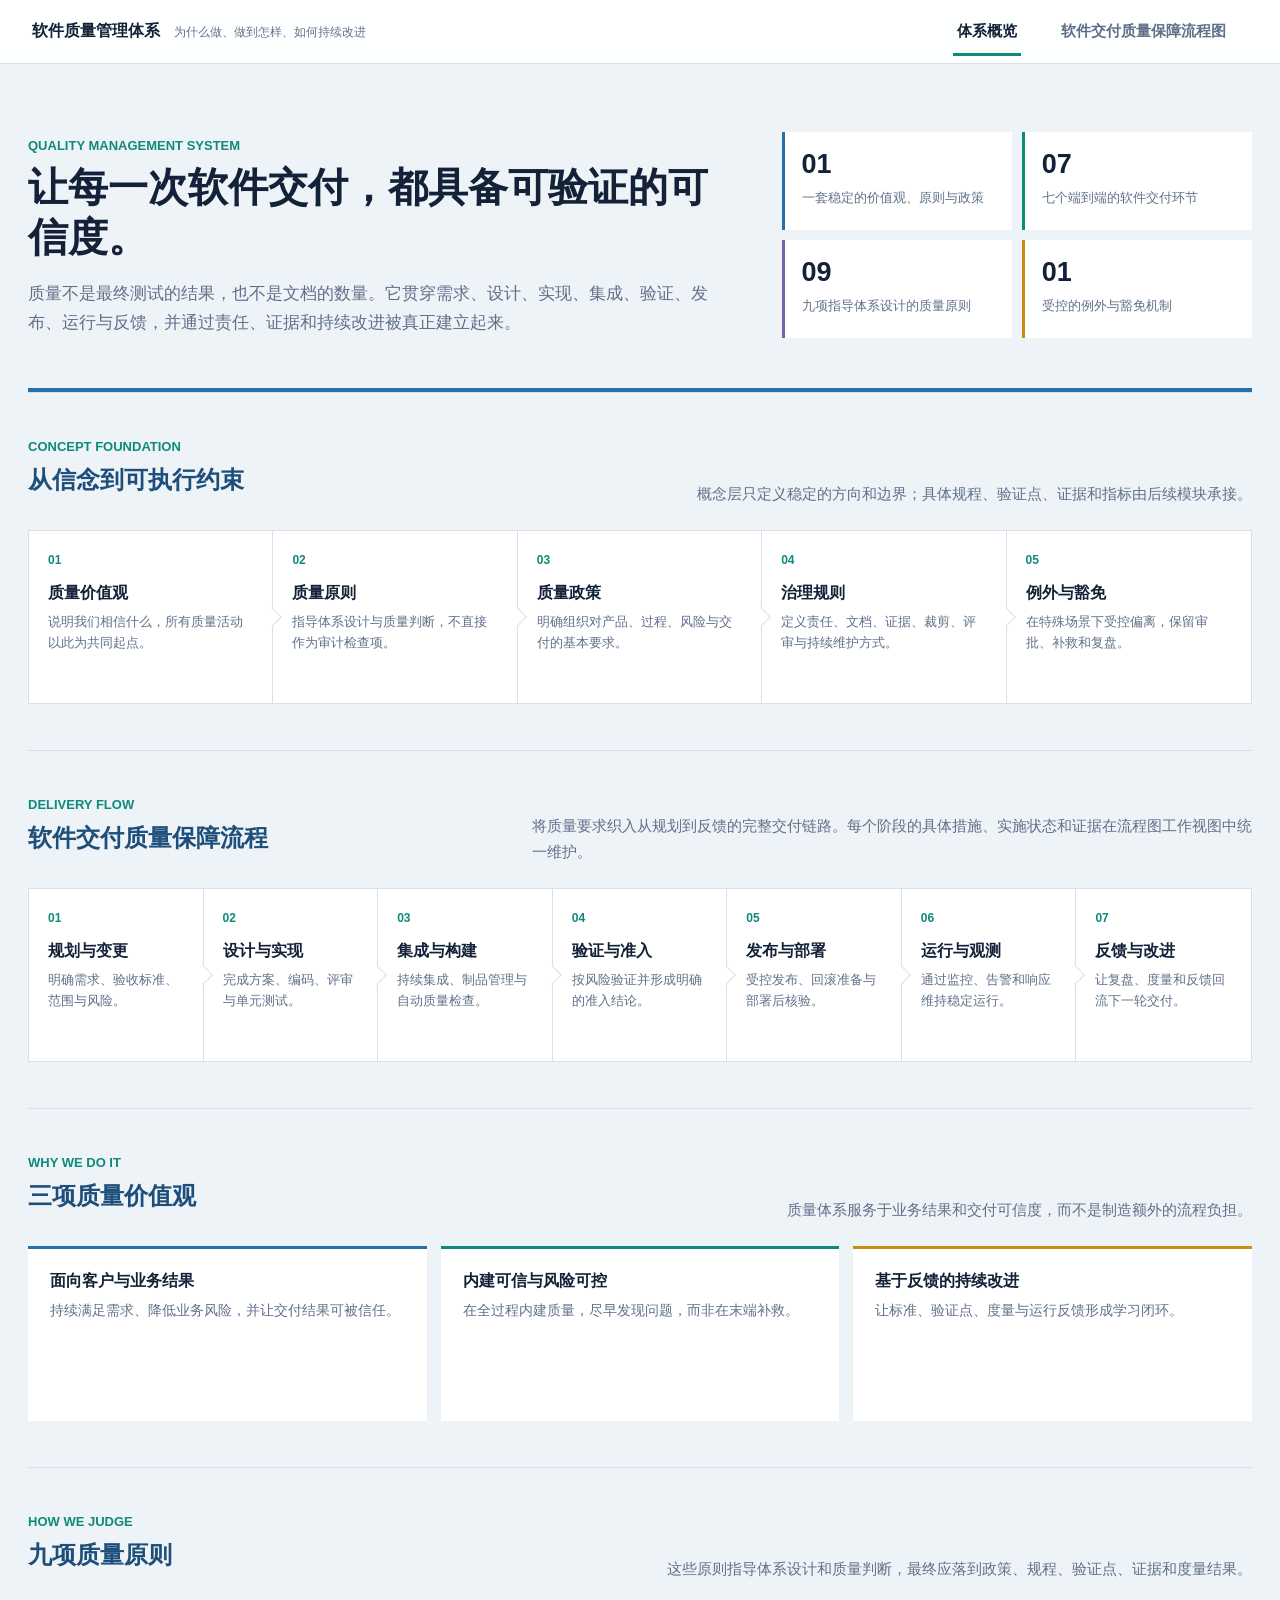
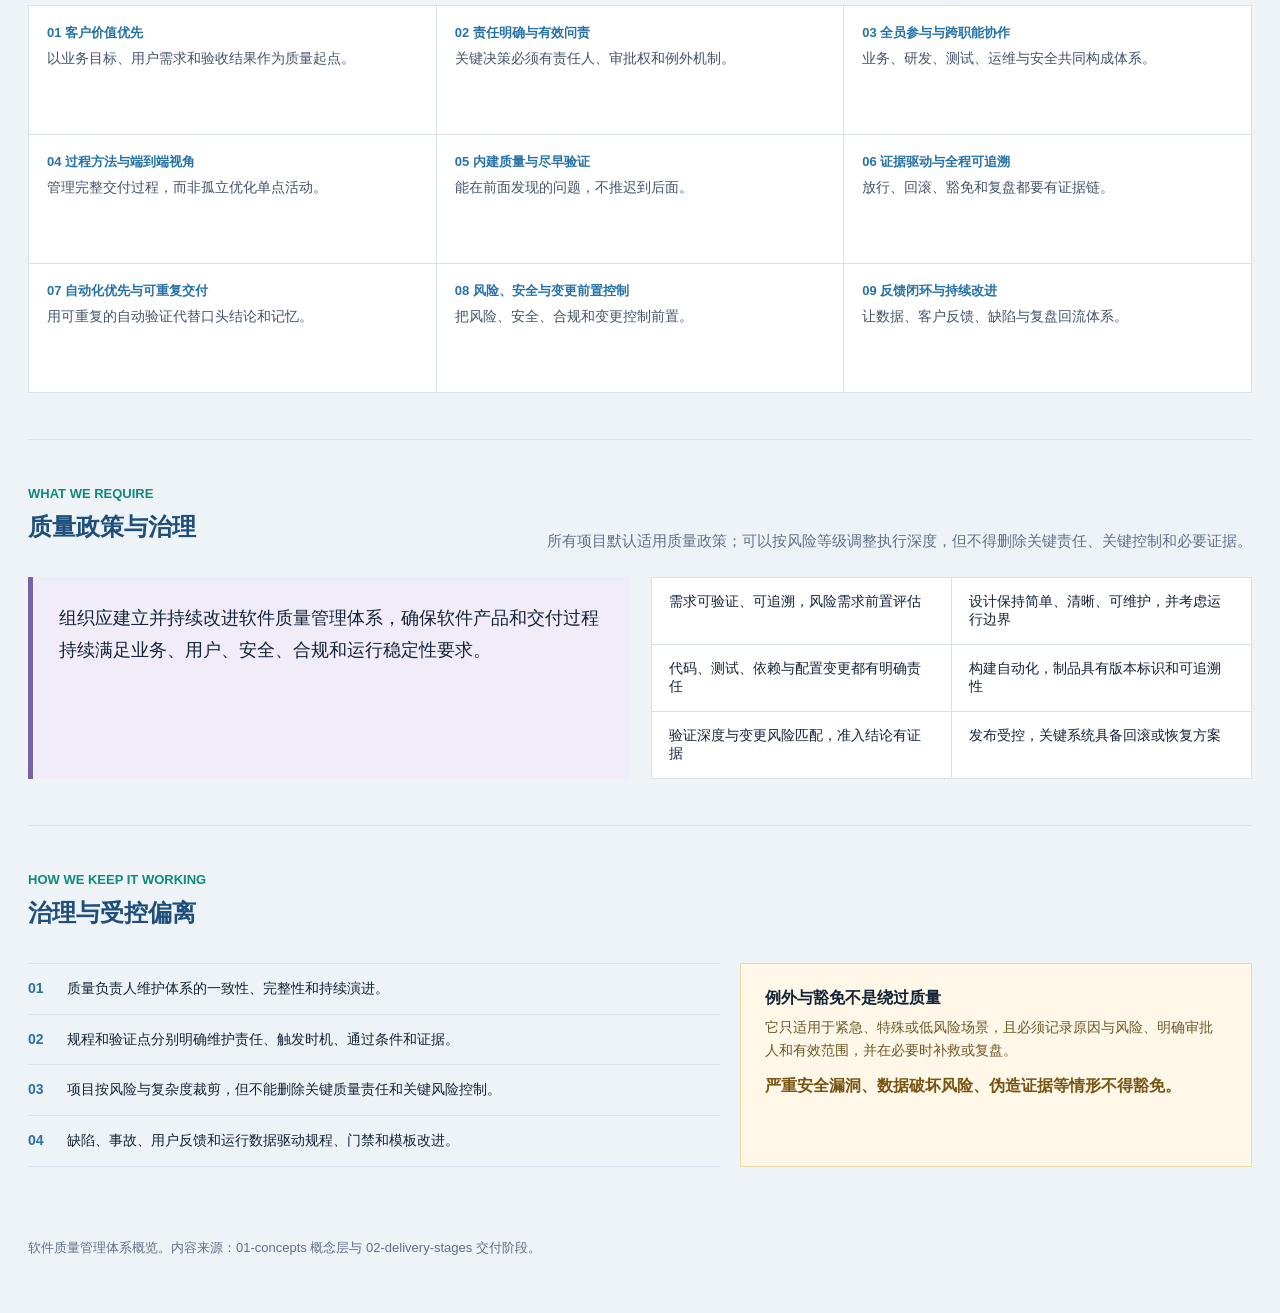
<file: quality-system/00-overview/index.html>
<!doctype html>
<html lang="zh-CN">
<head>
  <meta charset="utf-8">
  <meta name="viewport" content="width=device-width, initial-scale=1">
  <meta name="description" content="软件质量管理体系概览">
  <title>软件质量管理体系</title>
  <link rel="stylesheet" href="quality-system-site.css">
</head>
<body data-style="governance">
  <header class="site-header">
    <div class="brand">软件质量管理体系 <span>为什么做、做到怎样、如何持续改进</span></div>
    <div class="header-tools">
      <div class="main-tabs" role="tablist" aria-label="质量体系内容视图">
        <button id="overview-tab" type="button" role="tab" aria-selected="true" aria-controls="overview-content" data-tab="overview">体系概览</button>
        <button id="flow-tab" type="button" role="tab" aria-selected="false" aria-controls="flow-content" data-tab="flow">软件交付质量保障流程图</button>
      </div>
    </div>
  </header>

  <main class="page">
    <section class="hero" aria-labelledby="page-title">
      <div>
        <p class="eyebrow">QUALITY MANAGEMENT SYSTEM</p>
        <h1 id="page-title">让每一次软件交付，都具备可验证的可信度。</h1>
        <p class="lead">质量不是最终测试的结果，也不是文档的数量。它贯穿需求、设计、实现、集成、验证、发布、运行与反馈，并通过责任、证据和持续改进被真正建立起来。</p>
      </div>
      <div class="hero-summary" aria-label="体系结构概览">
        <div class="hero-stat" style="--stat: var(--blue)"><strong>01</strong><span>一套稳定的价值观、原则与政策</span></div>
        <div class="hero-stat" style="--stat: var(--teal)"><strong>07</strong><span>七个端到端的软件交付环节</span></div>
        <div class="hero-stat" style="--stat: var(--purple)"><strong>09</strong><span>九项指导体系设计的质量原则</span></div>
        <div class="hero-stat" style="--stat: var(--amber)"><strong>01</strong><span>受控的例外与豁免机制</span></div>
      </div>
    </section>

    <section id="overview-content" class="section tab-panel" role="tabpanel" aria-labelledby="overview-tab concept-title" data-tab-panel="overview">
      <div class="section-heading">
        <div><p class="eyebrow">CONCEPT FOUNDATION</p><h2 id="concept-title">从信念到可执行约束</h2></div>
        <p class="section-copy">概念层只定义稳定的方向和边界；具体规程、验证点、证据和指标由后续模块承接。</p>
      </div>
      <div class="concept-chain">
        <article class="concept-step"><span class="number">01</span><h3>质量价值观</h3><p>说明我们相信什么，所有质量活动以此为共同起点。</p></article>
        <article class="concept-step"><span class="number">02</span><h3>质量原则</h3><p>指导体系设计与质量判断，不直接作为审计检查项。</p></article>
        <article class="concept-step"><span class="number">03</span><h3>质量政策</h3><p>明确组织对产品、过程、风险与交付的基本要求。</p></article>
        <article class="concept-step"><span class="number">04</span><h3>治理规则</h3><p>定义责任、文档、证据、裁剪、评审与持续维护方式。</p></article>
        <article class="concept-step"><span class="number">05</span><h3>例外与豁免</h3><p>在特殊场景下受控偏离，保留审批、补救和复盘。</p></article>
      </div>
    </section>

    <section class="section tab-panel" data-tab-panel="overview" aria-labelledby="delivery-title">
      <div class="section-heading">
        <div><p class="eyebrow">DELIVERY FLOW</p><h2 id="delivery-title">软件交付质量保障流程</h2></div>
        <p class="section-copy">将质量要求织入从规划到反馈的完整交付链路。每个阶段的具体措施、实施状态和证据在流程图工作视图中统一维护。</p>
      </div>
      <div class="concept-chain delivery-chain">
        <article class="concept-step"><span class="number">01</span><h3>规划与变更</h3><p>明确需求、验收标准、范围与风险。</p></article>
        <article class="concept-step"><span class="number">02</span><h3>设计与实现</h3><p>完成方案、编码、评审与单元测试。</p></article>
        <article class="concept-step"><span class="number">03</span><h3>集成与构建</h3><p>持续集成、制品管理与自动质量检查。</p></article>
        <article class="concept-step"><span class="number">04</span><h3>验证与准入</h3><p>按风险验证并形成明确的准入结论。</p></article>
        <article class="concept-step"><span class="number">05</span><h3>发布与部署</h3><p>受控发布、回滚准备与部署后核验。</p></article>
        <article class="concept-step"><span class="number">06</span><h3>运行与观测</h3><p>通过监控、告警和响应维持稳定运行。</p></article>
        <article class="concept-step"><span class="number">07</span><h3>反馈与改进</h3><p>让复盘、度量和反馈回流下一轮交付。</p></article>
      </div>
    </section>

    <section class="section tab-panel" data-tab-panel="overview" aria-labelledby="value-title">
      <div class="section-heading">
        <div><p class="eyebrow">WHY WE DO IT</p><h2 id="value-title">三项质量价值观</h2></div>
        <p class="section-copy">质量体系服务于业务结果和交付可信度，而不是制造额外的流程负担。</p>
      </div>
      <div class="value-grid">
        <article class="value-item" style="--accent: var(--blue)"><h3>面向客户与业务结果</h3><p>持续满足需求、降低业务风险，并让交付结果可被信任。</p></article>
        <article class="value-item" style="--accent: var(--teal)"><h3>内建可信与风险可控</h3><p>在全过程内建质量，尽早发现问题，而非在末端补救。</p></article>
        <article class="value-item" style="--accent: var(--amber)"><h3>基于反馈的持续改进</h3><p>让标准、验证点、度量与运行反馈形成学习闭环。</p></article>
      </div>
    </section>

    <section id="flow-content" class="section section--flow tab-panel" role="tabpanel" aria-labelledby="flow-tab" data-tab-panel="flow" hidden>
      <div class="section-heading">
        <div><p class="eyebrow">HOW WE DELIVER</p><h2 id="flow-title">软件交付质量保障流程</h2></div>
        <p class="section-copy">流程节点表达交付主线；外围措施表达每个阶段应建立的质量能力。当前所有措施均处于“未实现”初始状态，待逐项评估和建设。</p>
      </div>
      <div class="flow-note"><span class="status-dot"></span>灰色表示未实现。点击流程图中的措施，可查看质量要求和应保留的证据。</div>
      <div class="flow-native"><quality-flow></quality-flow></div>
    </section>

    <section class="section tab-panel" data-tab-panel="overview" aria-labelledby="principle-title">
      <div class="section-heading">
        <div><p class="eyebrow">HOW WE JUDGE</p><h2 id="principle-title">九项质量原则</h2></div>
        <p class="section-copy">这些原则指导体系设计和质量判断，最终应落到政策、规程、验证点、证据和度量结果。</p>
      </div>
      <div class="principle-grid">
        <div class="principle"><b>01 客户价值优先</b><span>以业务目标、用户需求和验收结果作为质量起点。</span></div>
        <div class="principle"><b>02 责任明确与有效问责</b><span>关键决策必须有责任人、审批权和例外机制。</span></div>
        <div class="principle"><b>03 全员参与与跨职能协作</b><span>业务、研发、测试、运维与安全共同构成体系。</span></div>
        <div class="principle"><b>04 过程方法与端到端视角</b><span>管理完整交付过程，而非孤立优化单点活动。</span></div>
        <div class="principle"><b>05 内建质量与尽早验证</b><span>能在前面发现的问题，不推迟到后面。</span></div>
        <div class="principle"><b>06 证据驱动与全程可追溯</b><span>放行、回滚、豁免和复盘都要有证据链。</span></div>
        <div class="principle"><b>07 自动化优先与可重复交付</b><span>用可重复的自动验证代替口头结论和记忆。</span></div>
        <div class="principle"><b>08 风险、安全与变更前置控制</b><span>把风险、安全、合规和变更控制前置。</span></div>
        <div class="principle"><b>09 反馈闭环与持续改进</b><span>让数据、客户反馈、缺陷与复盘回流体系。</span></div>
      </div>
    </section>

    <section class="section tab-panel" data-tab-panel="overview" aria-labelledby="policy-title">
      <div class="section-heading">
        <div><p class="eyebrow">WHAT WE REQUIRE</p><h2 id="policy-title">质量政策与治理</h2></div>
        <p class="section-copy">所有项目默认适用质量政策；可以按风险等级调整执行深度，但不得删除关键责任、关键控制和必要证据。</p>
      </div>
      <div class="policy-layout">
        <div class="policy-statement">组织应建立并持续改进软件质量管理体系，确保软件产品和交付过程持续满足业务、用户、安全、合规和运行稳定性要求。</div>
        <ul class="policy-list">
          <li>需求可验证、可追溯，风险需求前置评估</li><li>设计保持简单、清晰、可维护，并考虑运行边界</li>
          <li>代码、测试、依赖与配置变更都有明确责任</li><li>构建自动化，制品具有版本标识和可追溯性</li>
          <li>验证深度与变更风险匹配，准入结论有证据</li><li>发布受控，关键系统具备回滚或恢复方案</li>
        </ul>
      </div>
    </section>

    <section class="section tab-panel" data-tab-panel="overview" aria-labelledby="governance-title">
      <div class="section-heading"><div><p class="eyebrow">HOW WE KEEP IT WORKING</p><h2 id="governance-title">治理与受控偏离</h2></div></div>
      <div class="governance-grid">
        <ol class="governance-list">
          <li><b>01</b><span>质量负责人维护体系的一致性、完整性和持续演进。</span></li>
          <li><b>02</b><span>规程和验证点分别明确维护责任、触发时机、通过条件和证据。</span></li>
          <li><b>03</b><span>项目按风险与复杂度裁剪，但不能删除关键质量责任和关键风险控制。</span></li>
          <li><b>04</b><span>缺陷、事故、用户反馈和运行数据驱动规程、门禁和模板改进。</span></li>
        </ol>
        <aside class="exception"><h3>例外与豁免不是绕过质量</h3><p>它只适用于紧急、特殊或低风险场景，且必须记录原因与风险、明确审批人和有效范围，并在必要时补救或复盘。</p><strong>严重安全漏洞、数据破坏风险、伪造证据等情形不得豁免。</strong></aside>
      </div>
    </section>

    <footer class="footer">软件质量管理体系概览。内容来源：01-concepts 概念层与 02-delivery-stages 交付阶段。</footer>
  </main>

  <script src="quality-flow-component.js"></script>
  <script>
    const body = document.body;

    const tabs = document.querySelectorAll('[data-tab]');
    const panels = document.querySelectorAll('[data-tab-panel]');
    function setTab(selected) {
      tabs.forEach((item) => item.setAttribute('aria-selected', String(item.dataset.tab === selected)));
      panels.forEach((panel) => { panel.hidden = panel.dataset.tabPanel !== selected; });
      body.classList.toggle('flow-active', selected === 'flow');
      if (selected === 'flow') document.querySelector('quality-flow')?.refresh();
    }

    tabs.forEach((tab) => tab.addEventListener('click', () => setTab(tab.dataset.tab)));
    setTab('overview');
  </script>
</body>
</html>
</file>
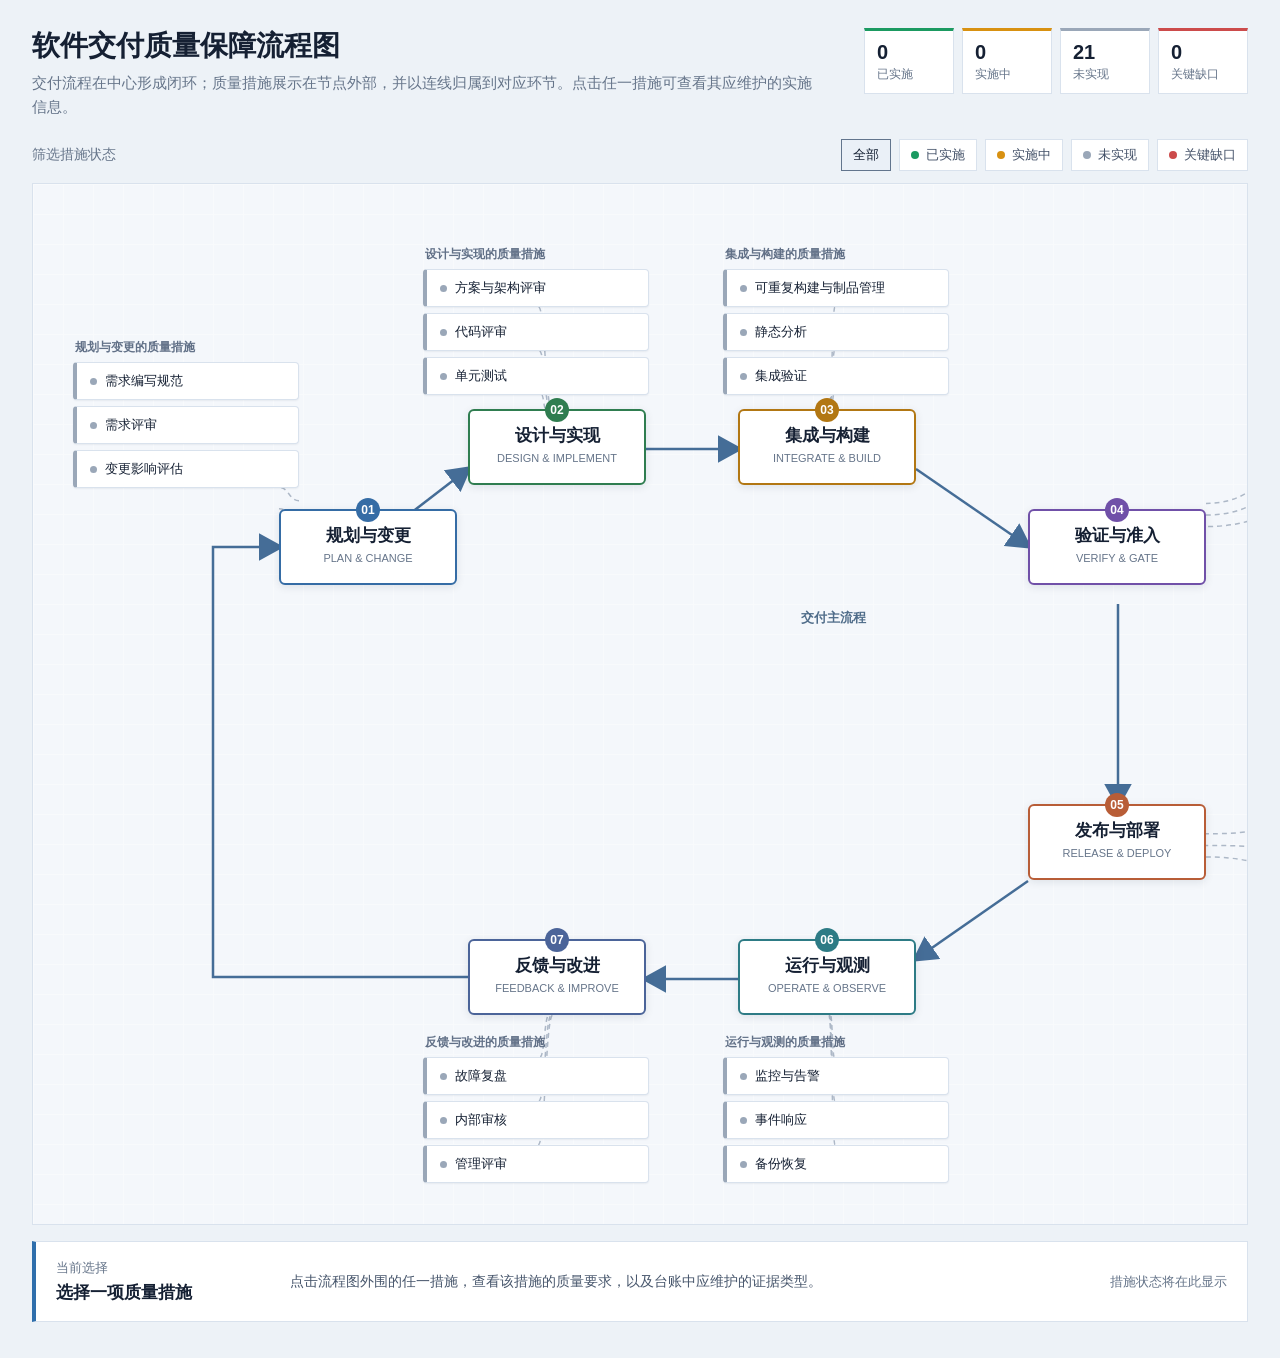
<file: quality-system/00-overview/quality-coverage-flow.html>
<!doctype html>
<html lang="zh-CN">
<head>
  <meta charset="utf-8">
  <meta name="viewport" content="width=device-width, initial-scale=1">
  <title>软件交付质量保障流程图</title>
  <style>
    :root {
      --ink: #152033;
      --muted: #66758a;
      --line: #b7c5d6;
      --canvas: #f4f7fb;
      --panel: #ffffff;
      --green: #1b9a61;
      --amber: #d89111;
      --gray: #9aa7b8;
      --red: #cc4b4b;
      --blue: #2f6fac;
      --border: #d9e2ed;
    }

    * { box-sizing: border-box; }

    body {
      margin: 0;
      min-width: 320px;
      background: #edf2f7;
      color: var(--ink);
      font-family: "Microsoft YaHei", "Noto Sans CJK SC", Arial, sans-serif;
    }

    .page {
      max-width: 1740px;
      margin: 0 auto;
      padding: 28px 32px 36px;
    }

    .topbar {
      display: flex;
      align-items: flex-start;
      justify-content: space-between;
      gap: 24px;
      margin-bottom: 20px;
    }

    h1 {
      margin: 0;
      font-size: 28px;
      line-height: 1.25;
      letter-spacing: 0;
    }

    .intro {
      max-width: 780px;
      margin: 8px 0 0;
      color: var(--muted);
      font-size: 15px;
      line-height: 1.6;
    }

    .summary {
      display: grid;
      grid-template-columns: repeat(4, auto);
      gap: 8px;
      flex: none;
    }

    .summary-item {
      min-width: 90px;
      padding: 10px 12px;
      border: 1px solid var(--border);
      border-top: 3px solid var(--status);
      background: #fff;
      font-size: 12px;
      color: var(--muted);
    }

    .summary-item strong {
      display: block;
      margin-bottom: 2px;
      color: var(--ink);
      font-size: 20px;
    }

    .toolbar {
      display: flex;
      align-items: center;
      justify-content: space-between;
      gap: 16px;
      margin-bottom: 12px;
    }

    .toolbar-title { font-size: 14px; color: var(--muted); }
    .filters { display: flex; gap: 8px; flex-wrap: wrap; }

    .filter {
      display: inline-flex;
      align-items: center;
      gap: 7px;
      min-height: 32px;
      padding: 0 11px;
      border: 1px solid var(--border);
      background: #fff;
      color: #435168;
      font: inherit;
      font-size: 13px;
      cursor: pointer;
    }

    .filter[aria-pressed="true"] { border-color: #62758d; background: #eaf0f7; color: var(--ink); }
    .dot { width: 8px; height: 8px; border-radius: 50%; background: var(--status); flex: none; }

    .diagram-scroll {
      overflow-x: auto;
      border: 1px solid var(--border);
      background: #fff;
    }

    .diagram {
      position: relative;
      width: 1600px;
      height: 1040px;
      overflow: hidden;
      background:
        linear-gradient(#f8fafc 1px, transparent 1px),
        linear-gradient(90deg, #f8fafc 1px, transparent 1px),
        var(--canvas);
      background-size: 30px 30px;
    }

    .connection-layer {
      position: absolute;
      inset: 0;
      width: 1600px;
      height: 1040px;
      pointer-events: none;
      overflow: visible;
    }

    .flow-line {
      fill: none;
      stroke: #456d97;
      stroke-width: 2.5;
      marker-end: url(#flow-arrow);
    }

    .measure-line {
      fill: none;
      stroke: #a9b7c7;
      stroke-width: 1.5;
    }

    .measure-line.implemented { stroke: #5fae85; }
    .measure-line.in-progress { stroke: #dfa831; }
    .measure-line.unimplemented { stroke: #adb8c7; stroke-dasharray: 5 4; }
    .measure-line.gap { stroke: #d97777; stroke-dasharray: 5 4; }

    .flow-caption {
      position: absolute;
      left: 690px;
      top: 425px;
      width: 220px;
      text-align: center;
      color: #506d8a;
      font-size: 13px;
      font-weight: 700;
      letter-spacing: 0;
    }

    .node {
      position: absolute;
      width: 178px;
      min-height: 76px;
      padding: 13px 15px 11px;
      border: 2px solid var(--node-color);
      border-radius: 6px;
      background: var(--panel);
      box-shadow: 0 2px 8px rgba(22, 39, 62, .10);
      text-align: center;
    }

    .node::before {
      position: absolute;
      top: -13px;
      left: 50%;
      display: grid;
      width: 24px;
      height: 24px;
      place-items: center;
      transform: translateX(-50%);
      border-radius: 50%;
      background: var(--node-color);
      color: #fff;
      content: attr(data-step);
      font-size: 12px;
      font-weight: 700;
    }

    .node-name { display: block; font-size: 17px; font-weight: 700; }
    .node-code { display: block; margin-top: 5px; color: var(--muted); font-size: 11px; letter-spacing: 0; }

    .measure-group {
      position: absolute;
      width: 226px;
    }

    .measure-group-label {
      margin: 0 0 6px 2px;
      color: #617087;
      font-size: 12px;
      font-weight: 700;
    }

    .measure {
      position: relative;
      display: flex;
      align-items: center;
      width: 100%;
      min-height: 38px;
      margin-top: 6px;
      padding: 8px 10px 8px 13px;
      border: 1px solid var(--border);
      border-left: 4px solid var(--status);
      border-radius: 4px;
      background: #fff;
      color: var(--ink);
      font: inherit;
      font-size: 13px;
      line-height: 1.35;
      text-align: left;
      cursor: pointer;
      box-shadow: 0 1px 2px rgba(22, 39, 62, .06);
    }

    .measure:hover, .measure:focus-visible { outline: none; border-color: #607b98; box-shadow: 0 0 0 3px rgba(47, 111, 172, .18); }
    .measure.is-muted { opacity: .2; }
    .measure.is-selected { border-color: #2f6fac; box-shadow: 0 0 0 3px rgba(47, 111, 172, .18); }
    .measure .state { width: 7px; height: 7px; margin-right: 8px; border-radius: 50%; background: var(--status); flex: none; }

    .implemented { --status: var(--green); }
    .in-progress { --status: var(--amber); }
    .unimplemented { --status: var(--gray); }
    .gap { --status: var(--red); }

    .detail {
      display: grid;
      grid-template-columns: 210px 1fr 250px;
      gap: 24px;
      align-items: center;
      margin-top: 16px;
      padding: 17px 20px;
      border: 1px solid var(--border);
      border-left: 4px solid #2f6fac;
      background: #fff;
    }

    .detail-label { color: var(--muted); font-size: 13px; }
    .detail-name { margin-top: 4px; font-size: 17px; font-weight: 700; }
    .detail-copy { color: #47566c; font-size: 14px; line-height: 1.65; }
    .detail-status { color: var(--muted); font-size: 13px; text-align: right; }

    @media (max-width: 900px) {
      .page { padding: 20px 16px 28px; }
      .topbar, .toolbar { align-items: flex-start; flex-direction: column; }
      .summary { width: 100%; grid-template-columns: repeat(4, 1fr); }
      .summary-item { min-width: 0; }
      .detail { grid-template-columns: 1fr; gap: 8px; }
      .detail-status { text-align: left; }
    }
  </style>
</head>
<body>
  <main class="page">
    <header class="topbar">
      <div>
        <h1>软件交付质量保障流程图</h1>
        <p class="intro">交付流程在中心形成闭环；质量措施展示在节点外部，并以连线归属到对应环节。点击任一措施可查看其应维护的实施信息。</p>
      </div>
      <section class="summary" aria-label="措施状态汇总">
        <div class="summary-item" style="--status: var(--green)"><strong id="implemented-count">0</strong>已实施</div>
        <div class="summary-item" style="--status: var(--amber)"><strong id="in-progress-count">0</strong>实施中</div>
        <div class="summary-item" style="--status: var(--gray)"><strong id="unimplemented-count">0</strong>未实现</div>
        <div class="summary-item" style="--status: var(--red)"><strong id="gap-count">0</strong>关键缺口</div>
      </section>
    </header>

    <div class="toolbar">
      <span class="toolbar-title">筛选措施状态</span>
      <div class="filters" role="group" aria-label="按状态筛选措施">
        <button class="filter" type="button" data-filter="all" aria-pressed="true">全部</button>
        <button class="filter implemented" type="button" data-filter="implemented" aria-pressed="false"><span class="dot"></span>已实施</button>
        <button class="filter in-progress" type="button" data-filter="in-progress" aria-pressed="false"><span class="dot"></span>实施中</button>
        <button class="filter unimplemented" type="button" data-filter="unimplemented" aria-pressed="false"><span class="dot"></span>未实现</button>
        <button class="filter gap" type="button" data-filter="gap" aria-pressed="false"><span class="dot"></span>关键缺口</button>
      </div>
    </div>

    <section class="diagram-scroll" aria-label="软件交付质量流程">
      <div class="diagram" id="diagram">
        <svg class="connection-layer" id="connections" viewBox="0 0 1600 1040" aria-hidden="true">
          <defs>
            <marker id="flow-arrow" markerWidth="11" markerHeight="11" refX="8" refY="5.5" orient="auto">
              <path d="M0,0 L10,5.5 L0,11 z" fill="#456d97"/>
            </marker>
          </defs>
          <path class="flow-line" d="M335 362 L435 285"/>
          <path class="flow-line" d="M613 265 L705 265"/>
          <path class="flow-line" d="M883 285 L995 362"/>
          <path class="flow-line" d="M1085 420 L1085 620"/>
          <path class="flow-line" d="M995 697 L883 775"/>
          <path class="flow-line" d="M705 795 L613 795"/>
          <path class="flow-line" d="M435 793 H180 V363 H246"/>
        </svg>
        <div class="flow-caption">交付主流程</div>

        <article class="node" id="node-plan" data-step="01" style="left: 246px; top: 325px; --node-color: #356ca5"><span class="node-name">规划与变更</span><span class="node-code">PLAN &amp; CHANGE</span></article>
        <article class="node" id="node-design" data-step="02" style="left: 435px; top: 225px; --node-color: #2f7d50"><span class="node-name">设计与实现</span><span class="node-code">DESIGN &amp; IMPLEMENT</span></article>
        <article class="node" id="node-build" data-step="03" style="left: 705px; top: 225px; --node-color: #b27713"><span class="node-name">集成与构建</span><span class="node-code">INTEGRATE &amp; BUILD</span></article>
        <article class="node" id="node-gate" data-step="04" style="left: 995px; top: 325px; --node-color: #7050a8"><span class="node-name">验证与准入</span><span class="node-code">VERIFY &amp; GATE</span></article>
        <article class="node" id="node-release" data-step="05" style="left: 995px; top: 620px; --node-color: #b85d37"><span class="node-name">发布与部署</span><span class="node-code">RELEASE &amp; DEPLOY</span></article>
        <article class="node" id="node-observe" data-step="06" style="left: 705px; top: 755px; --node-color: #2d7b85"><span class="node-name">运行与观测</span><span class="node-code">OPERATE &amp; OBSERVE</span></article>
        <article class="node" id="node-improve" data-step="07" style="left: 435px; top: 755px; --node-color: #4b6499"><span class="node-name">反馈与改进</span><span class="node-code">FEEDBACK &amp; IMPROVE</span></article>

        <section class="measure-group" style="left: 40px; top: 155px" aria-label="规划与变更措施">
          <p class="measure-group-label">规划与变更的质量措施</p>
          <button class="measure unimplemented" type="button" data-node="node-plan" data-name="需求编写规范" data-detail="需求应具有明确业务目标、范围、验收标准和变更记录。" data-evidence="需求条目、评审记录、验收标准"><span class="state"></span>需求编写规范</button>
          <button class="measure unimplemented" type="button" data-node="node-plan" data-name="需求评审" data-detail="对关键需求进行完整性、可测试性和影响范围评审。" data-evidence="需求评审清单、评审结论"><span class="state"></span>需求评审</button>
          <button class="measure unimplemented" type="button" data-node="node-plan" data-name="变更影响评估" data-detail="在实施前识别变更对架构、测试、运行和合规的影响。" data-evidence="变更申请、影响分析"><span class="state"></span>变更影响评估</button>
        </section>

        <section class="measure-group" style="left: 390px; top: 62px" aria-label="设计与实现措施">
          <p class="measure-group-label">设计与实现的质量措施</p>
          <button class="measure unimplemented" type="button" data-node="node-design" data-name="方案与架构评审" data-detail="关键方案在编码前完成可行性、边界和风险评审。" data-evidence="设计文档、评审记录"><span class="state"></span>方案与架构评审</button>
          <button class="measure unimplemented" type="button" data-node="node-design" data-name="代码评审" data-detail="代码合并前由具备相应能力的人员进行可维护性、正确性和安全性复核。" data-evidence="合并请求、评审记录"><span class="state"></span>代码评审</button>
          <button class="measure unimplemented" type="button" data-node="node-design" data-name="单元测试" data-detail="核心逻辑应通过自动化单元测试验证，并保留执行结果。" data-evidence="单元测试报告、覆盖率数据"><span class="state"></span>单元测试</button>
        </section>

        <section class="measure-group" style="left: 690px; top: 62px" aria-label="集成与构建措施">
          <p class="measure-group-label">集成与构建的质量措施</p>
          <button class="measure unimplemented" type="button" data-node="node-build" data-name="可重复构建与制品管理" data-detail="构建过程、依赖和输出制品应可复现、可识别、可追溯。" data-evidence="构建流水线、制品仓库记录"><span class="state"></span>可重复构建与制品管理</button>
          <button class="measure unimplemented" type="button" data-node="node-build" data-name="静态分析" data-detail="通过规则检查识别代码缺陷、复杂度问题和已知风险。" data-evidence="静态分析报告、整改记录"><span class="state"></span>静态分析</button>
          <button class="measure unimplemented" type="button" data-node="node-build" data-name="集成验证" data-detail="在集成环境验证接口、依赖组件和关键业务链路。" data-evidence="集成测试报告、环境记录"><span class="state"></span>集成验证</button>
        </section>

        <section class="measure-group" style="left: 1310px; top: 155px" aria-label="验证与准入措施">
          <p class="measure-group-label">验证与准入的质量措施</p>
          <button class="measure unimplemented" type="button" data-node="node-gate" data-name="测试策略" data-detail="按风险定义测试范围、测试层级、环境和退出准则。" data-evidence="测试策略、测试计划"><span class="state"></span>测试策略</button>
          <button class="measure unimplemented" type="button" data-node="node-gate" data-name="端到端测试" data-detail="对关键用户旅程和业务流程执行自动化或受控验证。" data-evidence="E2E 报告、测试记录"><span class="state"></span>端到端测试</button>
          <button class="measure unimplemented" type="button" data-node="node-gate" data-name="安全与性能测试" data-detail="按风险实施安全和性能验证，并处理不可接受的问题。" data-evidence="安全报告、性能报告"><span class="state"></span>安全与性能测试</button>
        </section>

        <section class="measure-group" style="left: 1310px; top: 585px" aria-label="发布与部署措施">
          <p class="measure-group-label">发布与部署的质量措施</p>
          <button class="measure unimplemented" type="button" data-node="node-release" data-name="发布检查与审批" data-detail="发布前确认准入结论、发布范围和责任人，保留审批证据。" data-evidence="发布清单、审批记录"><span class="state"></span>发布检查与审批</button>
          <button class="measure unimplemented" type="button" data-node="node-release" data-name="配置与回滚预案" data-detail="变更配置应可控，异常时可按预案回滚或止损。" data-evidence="配置记录、回滚预案"><span class="state"></span>配置与回滚预案</button>
          <button class="measure unimplemented" type="button" data-node="node-release" data-name="部署后自动核验" data-detail="部署完成后自动检查服务可用性、关键指标和版本一致性。" data-evidence="部署验证报告、监控快照"><span class="state"></span>部署后自动核验</button>
        </section>

        <section class="measure-group" style="left: 690px; top: 850px" aria-label="运行与观测措施">
          <p class="measure-group-label">运行与观测的质量措施</p>
          <button class="measure unimplemented" type="button" data-node="node-observe" data-name="监控与告警" data-detail="基于日志、指标和链路数据发现异常，并设置响应阈值。" data-evidence="监控面板、告警规则"><span class="state"></span>监控与告警</button>
          <button class="measure unimplemented" type="button" data-node="node-observe" data-name="事件响应" data-detail="明确事件分级、响应责任、升级路径和处置记录。" data-evidence="事件单、响应记录"><span class="state"></span>事件响应</button>
          <button class="measure unimplemented" type="button" data-node="node-observe" data-name="备份恢复" data-detail="关键数据和服务具备备份、恢复要求及定期演练。" data-evidence="备份记录、恢复演练报告"><span class="state"></span>备份恢复</button>
        </section>

        <section class="measure-group" style="left: 390px; top: 850px" aria-label="反馈与改进措施">
          <p class="measure-group-label">反馈与改进的质量措施</p>
          <button class="measure unimplemented" type="button" data-node="node-improve" data-name="故障复盘" data-detail="对重要问题识别根因、改进措施和复发防止机制。" data-evidence="复盘报告、行动项"><span class="state"></span>故障复盘</button>
          <button class="measure unimplemented" type="button" data-node="node-improve" data-name="内部审核" data-detail="定期检查质量体系是否按要求运行，并跟踪发现项。" data-evidence="审核计划、审核报告"><span class="state"></span>内部审核</button>
          <button class="measure unimplemented" type="button" data-node="node-improve" data-name="管理评审" data-detail="管理层评估质量目标、风险、资源和改进结果。" data-evidence="评审会议记录、决策项"><span class="state"></span>管理评审</button>
        </section>
      </div>
    </section>

    <section class="detail" aria-live="polite">
      <div><div class="detail-label">当前选择</div><div class="detail-name" id="detail-name">选择一项质量措施</div></div>
      <div class="detail-copy" id="detail-copy">点击流程图外围的任一措施，查看该措施的质量要求，以及台账中应维护的证据类型。</div>
      <div class="detail-status" id="detail-status">措施状态将在此显示</div>
    </section>
  </main>

  <script>
    const diagram = document.getElementById('diagram');
    const layer = document.getElementById('connections');
    const measures = [...document.querySelectorAll('.measure')];
    const statusNames = { implemented: '已实施', 'in-progress': '实施中', unimplemented: '未实现', gap: '关键缺口' };

    function statusOf(element) {
      return Object.keys(statusNames).find((name) => element.classList.contains(name));
    }

    function rectInDiagram(element) {
      const rect = element.getBoundingClientRect();
      const base = diagram.getBoundingClientRect();
      return { left: rect.left - base.left, top: rect.top - base.top, width: rect.width, height: rect.height };
    }

    function anchor(from, to) {
      const dx = to.x - from.x;
      const dy = to.y - from.y;
      const ratio = Math.abs(dx) > Math.abs(dy) ? from.width / 2 : from.height / 2;
      const scale = Math.abs(dx) > Math.abs(dy) ? Math.abs(dx) / ratio : Math.abs(dy) / ratio;
      return {
        x: from.x + (dx / scale),
        y: from.y + (dy / scale)
      };
    }

    function drawMeasureLinks() {
      layer.querySelectorAll('.measure-line').forEach((line) => line.remove());
      measures.forEach((measure) => {
        const measureRect = rectInDiagram(measure);
        const nodeRect = rectInDiagram(document.getElementById(measure.dataset.node));
        const source = { x: measureRect.left + measureRect.width / 2, y: measureRect.top + measureRect.height / 2, width: measureRect.width, height: measureRect.height };
        const target = { x: nodeRect.left + nodeRect.width / 2, y: nodeRect.top + nodeRect.height / 2, width: nodeRect.width, height: nodeRect.height };
        const start = anchor(source, target);
        const end = anchor(target, source);
        const bendX = (start.x + end.x) / 2;
        const line = document.createElementNS('http://www.w3.org/2000/svg', 'path');
        line.setAttribute('class', `measure-line ${statusOf(measure)}`);
        line.dataset.status = statusOf(measure);
        line.setAttribute('d', `M ${start.x} ${start.y} C ${bendX} ${start.y}, ${bendX} ${end.y}, ${end.x} ${end.y}`);
        layer.appendChild(line);
      });
    }

    function updateCounts() {
      Object.keys(statusNames).forEach((status) => {
        document.getElementById(`${status}-count`).textContent = measures.filter((measure) => statusOf(measure) === status).length;
      });
    }

    function selectMeasure(measure) {
      measures.forEach((item) => item.classList.toggle('is-selected', item === measure));
      const status = statusOf(measure);
      document.getElementById('detail-name').textContent = measure.dataset.name;
      document.getElementById('detail-copy').textContent = measure.dataset.detail;
      document.getElementById('detail-status').textContent = `${statusNames[status]} | 建议证据：${measure.dataset.evidence}`;
    }

    document.querySelectorAll('.filter').forEach((filter) => {
      filter.addEventListener('click', () => {
        const selected = filter.dataset.filter;
        document.querySelectorAll('.filter').forEach((button) => button.setAttribute('aria-pressed', String(button === filter)));
        measures.forEach((measure) => measure.classList.toggle('is-muted', selected !== 'all' && statusOf(measure) !== selected));
        layer.querySelectorAll('.measure-line').forEach((line) => line.style.opacity = selected === 'all' || line.dataset.status === selected ? '1' : '.15');
      });
    });

    measures.forEach((measure) => measure.addEventListener('click', () => selectMeasure(measure)));
    updateCounts();
    requestAnimationFrame(drawMeasureLinks);
    window.addEventListener('resize', drawMeasureLinks);
  </script>
</body>
</html>
</file>
<file: quality-system/00-overview/quality-system-site.css>
:root {
  --ink: #132238;
  --muted: #607089;
  --line: #d8e1eb;
  --canvas: #f4f7fa;
  --surface: #ffffff;
  --blue: #2672a8;
  --teal: #0f8a7b;
  --green: #318459;
  --amber: #c98b16;
  --red: #c64a4a;
  --purple: #7863a9;
  --max: 1320px;
}

* { box-sizing: border-box; }

html { scroll-behavior: smooth; }

body {
  margin: 0;
  min-width: 320px;
  background: var(--canvas);
  color: var(--ink);
  font-family: "Microsoft YaHei", "Noto Sans CJK SC", Arial, sans-serif;
}

button { font: inherit; }

.site-header {
  position: sticky;
  top: 0;
  z-index: 10;
  display: flex;
  align-items: center;
  justify-content: space-between;
  min-height: 64px;
  padding: 0 32px;
  border-bottom: 1px solid var(--line);
  background: rgba(255, 255, 255, .94);
  backdrop-filter: blur(12px);
}

.brand { font-size: 16px; font-weight: 700; }
.brand span { margin-left: 10px; color: var(--muted); font-size: 12px; font-weight: 500; }

.header-tools { display: flex; align-items: center; gap: 18px; }

.style-switcher { display: flex; gap: 4px; padding: 4px; background: #eef2f6; }

.style-switcher button {
  min-height: 32px;
  padding: 0 11px;
  border: 0;
  background: transparent;
  color: var(--muted);
  cursor: pointer;
  font-size: 13px;
}

.style-switcher button[aria-pressed="true"] { background: #fff; color: var(--ink); box-shadow: 0 1px 2px rgba(20, 38, 62, .13); }

.page { max-width: var(--max); margin: 0 auto; padding: 34px 28px 56px; }

.eyebrow { margin: 0 0 10px; color: var(--teal); font-size: 13px; font-weight: 700; }

h1, h2, h3, p { margin-top: 0; }
h1 { max-width: 780px; margin-bottom: 16px; font-size: 40px; line-height: 1.24; letter-spacing: 0; }
h2 { margin-bottom: 10px; font-size: 24px; letter-spacing: 0; }
h3 { margin-bottom: 7px; font-size: 16px; }

.lead { max-width: 700px; margin-bottom: 0; color: var(--muted); font-size: 17px; line-height: 1.75; }
.section-copy { max-width: 720px; color: var(--muted); font-size: 15px; line-height: 1.7; }

.hero { display: grid; grid-template-columns: 1.2fr .8fr; gap: 48px; align-items: end; padding: 34px 0 50px; }

.main-tabs {
  display: flex;
  gap: 0;
}

.main-tabs button {
  position: relative;
  min-height: 48px;
  padding: 0 22px;
  border: 0;
  background: transparent;
  color: var(--muted);
  cursor: pointer;
  font-size: 15px;
  font-weight: 700;
}

.main-tabs button[aria-selected="true"] { color: var(--ink); }
.main-tabs button[aria-selected="true"]::after { position: absolute; right: 18px; bottom: 0; left: 18px; height: 3px; background: var(--teal); content: ""; }
.tab-panel[hidden] { display: none; }

.hero-summary { display: grid; grid-template-columns: repeat(2, minmax(0, 1fr)); gap: 10px; }
.hero-stat { min-height: 98px; padding: 17px; border-left: 3px solid var(--stat); background: var(--surface); }
.hero-stat strong { display: block; margin-bottom: 8px; font-size: 27px; }
.hero-stat span { color: var(--muted); font-size: 13px; line-height: 1.4; }

.section { padding: 46px 0; border-top: 1px solid var(--line); }
.section-heading { display: flex; align-items: end; justify-content: space-between; gap: 28px; margin-bottom: 24px; }
.section-heading .section-copy { margin-bottom: 0; }

.concept-chain { display: grid; grid-template-columns: repeat(5, 1fr); border: 1px solid var(--line); background: var(--surface); }
.delivery-chain { grid-template-columns: repeat(7, 1fr); }
.concept-step { position: relative; min-height: 172px; padding: 22px 19px; border-right: 1px solid var(--line); }
.concept-step:last-child { border-right: 0; }
.concept-step:not(:last-child)::after { position: absolute; right: -7px; top: 50%; z-index: 1; width: 13px; height: 13px; transform: translateY(-50%) rotate(45deg); border-top: 1px solid var(--line); border-right: 1px solid var(--line); background: #fff; content: ""; }
.concept-step .number { display: block; margin-bottom: 16px; color: var(--teal); font-size: 12px; font-weight: 700; }
.concept-step p { margin: 0; color: var(--muted); font-size: 13px; line-height: 1.62; }

.value-grid { display: grid; grid-template-columns: repeat(3, 1fr); gap: 14px; }
.value-item { min-height: 175px; padding: 22px; border-top: 3px solid var(--accent); background: var(--surface); }
.value-item p { margin: 0; color: var(--muted); font-size: 14px; line-height: 1.7; }

.principle-grid { display: grid; grid-template-columns: repeat(3, 1fr); gap: 1px; border: 1px solid var(--line); background: var(--line); }
.principle { min-height: 128px; padding: 18px; background: var(--surface); }
.principle b { display: block; margin-bottom: 6px; color: var(--blue); font-size: 13px; }
.principle span { color: #43536a; font-size: 14px; line-height: 1.55; }

.policy-layout { display: grid; grid-template-columns: 1fr 1fr; gap: 22px; }
.policy-statement { padding: 26px; border-left: 5px solid var(--purple); background: #f0edf8; font-size: 18px; line-height: 1.75; }
.policy-list { display: grid; grid-template-columns: repeat(2, 1fr); gap: 1px; margin: 0; padding: 0; list-style: none; border: 1px solid var(--line); background: var(--line); }
.policy-list li { padding: 15px 17px; background: #fff; font-size: 14px; }

.flow-note { display: flex; align-items: center; gap: 12px; margin-bottom: 15px; color: var(--muted); font-size: 14px; }
.status-dot { width: 9px; height: 9px; border-radius: 50%; background: #9aa7b8; flex: none; }
.flow-native { border: 1px solid var(--line); background: #fff; }
.flow-native quality-flow { display: block; }

.governance-grid { display: grid; grid-template-columns: 1.15fr .85fr; gap: 20px; }
.governance-list { margin: 0; padding: 0; list-style: none; border-top: 1px solid var(--line); }
.governance-list li { display: grid; grid-template-columns: 30px 1fr; gap: 9px; padding: 14px 0; border-bottom: 1px solid var(--line); font-size: 14px; line-height: 1.55; }
.governance-list b { color: var(--blue); }
.exception { padding: 24px; border: 1px solid #f1d6a6; background: #fff8e8; }
.exception p { margin-bottom: 14px; color: #6e5728; font-size: 14px; line-height: 1.65; }
.exception strong { color: #785413; }

.footer { padding: 26px 0 0; color: var(--muted); font-size: 13px; }

/* Style A: governance dashboard */
body[data-style="governance"] { --canvas: #eef3f7; }
body[data-style="governance"] .hero { border-bottom: 4px solid var(--blue); }
body[data-style="governance"] .section-heading h2 { color: #1e4f7b; }

/* Style B: concept narrative */
body[data-style="narrative"] { --canvas: #fcfcfa; --surface: #fff; }
body[data-style="narrative"] .site-header { border-bottom-color: #e8e5da; }
body[data-style="narrative"] .page { max-width: 1160px; }
body[data-style="narrative"] .hero { display: block; padding: 68px 0 68px; border-bottom: 1px solid #dedbd0; }
body[data-style="narrative"] h1 { max-width: 880px; font-size: 49px; }
body[data-style="narrative"] .hero-summary { width: 100%; max-width: none; margin-top: 42px; grid-template-columns: repeat(4, 1fr); gap: 0; border: 1px solid #dedbd0; }
body[data-style="narrative"] .hero-stat { min-height: 108px; border: 0; border-right: 1px solid #dedbd0; background: transparent; }
body[data-style="narrative"] .hero-stat:last-child { border-right: 0; }
body[data-style="narrative"] .section { padding: 65px 0; border-top: 0; }
body[data-style="narrative"] .section:nth-of-type(even) { border-top: 1px solid #e6e3d9; border-bottom: 1px solid #e6e3d9; }
body[data-style="narrative"] .concept-chain { border: 0; background: transparent; }
body[data-style="narrative"] .concept-step { min-height: 200px; padding: 24px 18px; border-right: 0; border-top: 2px solid var(--teal); background: transparent; }
body[data-style="narrative"] .concept-step:not(:last-child)::after { display: none; }
body[data-style="narrative"] .value-item { background: #f5f7f4; }
body[data-style="narrative"] .flow-native { border: 0; }

/* Style C: delivery map */
body[data-style="map"] { --canvas: #edf5f3; }
body[data-style="map"] .site-header { background: rgba(237, 245, 243, .94); }
body[data-style="map"] .hero { grid-template-columns: .9fr 1.1fr; padding: 46px 0; }
body[data-style="map"] h1 { font-size: 36px; }
body[data-style="map"] .hero-summary { grid-template-columns: repeat(4, 1fr); }
body[data-style="map"] .hero-stat { min-height: 84px; padding: 13px; background: rgba(255,255,255,.72); }
body[data-style="map"] .hero-stat strong { font-size: 22px; }
body[data-style="map"] .section { padding: 38px 0; }
body[data-style="map"] .section--flow { padding-top: 28px; border-top: 0; }
body[data-style="map"] .section--flow .section-heading { margin-bottom: 14px; }
body[data-style="map"] .flow-native { border: 2px solid #b9d7d0; box-shadow: 0 8px 20px rgba(19, 91, 82, .10); }
body[data-style="map"] .concept-chain { grid-template-columns: repeat(5, 1fr); background: transparent; border: 0; gap: 10px; }
body[data-style="map"] .delivery-chain { grid-template-columns: repeat(7, 1fr); }
body[data-style="map"] .concept-step { min-height: 145px; border: 1px solid #cbe0db; border-top: 4px solid var(--teal); background: rgba(255,255,255,.75); }
body[data-style="map"] .concept-step:not(:last-child)::after { display: none; }
body[data-style="map"] .value-grid { grid-template-columns: 1fr 1fr 1fr; }
body[data-style="map"] .principle-grid { grid-template-columns: repeat(3, 1fr); }

body.flow-active .hero { display: none; }
body.flow-active .page { max-width: none; padding: 0; }
body.flow-active .section--flow { padding: 20px 0 0; border-top: 0; }
body.flow-active .section--flow .section-heading,
body.flow-active .section--flow .flow-note { max-width: var(--max); margin-right: auto; margin-left: auto; padding-right: 28px; padding-left: 28px; }
body.flow-active .flow-native { border-right: 0; border-left: 0; }

@media (max-width: 900px) {
  .site-header { align-items: flex-start; flex-direction: column; padding: 14px 16px; gap: 10px; }
  .header-tools { width: 100%; align-items: stretch; flex-direction: column; gap: 8px; }
  .page { padding: 25px 16px 40px; }
  .hero, .policy-layout, .governance-grid { grid-template-columns: 1fr; gap: 22px; }
  h1, body[data-style="narrative"] h1 { font-size: 32px; }
  .hero-summary, body[data-style="narrative"] .hero-summary, body[data-style="map"] .hero-summary { grid-template-columns: repeat(2, 1fr); }
  .hero-stat, body[data-style="narrative"] .hero-stat { border-bottom: 1px solid var(--line); }
  .concept-chain, .delivery-chain, body[data-style="map"] .concept-chain, body[data-style="map"] .delivery-chain { grid-template-columns: 1fr; }
  .concept-step, body[data-style="narrative"] .concept-step { min-height: auto; border-right: 0; border-bottom: 1px solid var(--line); }
  .concept-step:not(:last-child)::after { display: none; }
  .value-grid, .principle-grid, body[data-style="map"] .value-grid, body[data-style="map"] .principle-grid { grid-template-columns: 1fr; }
  .section-heading { align-items: flex-start; flex-direction: column; gap: 4px; }
  .main-tabs button { flex: 1; padding: 0 8px; font-size: 14px; }
}
</file>
